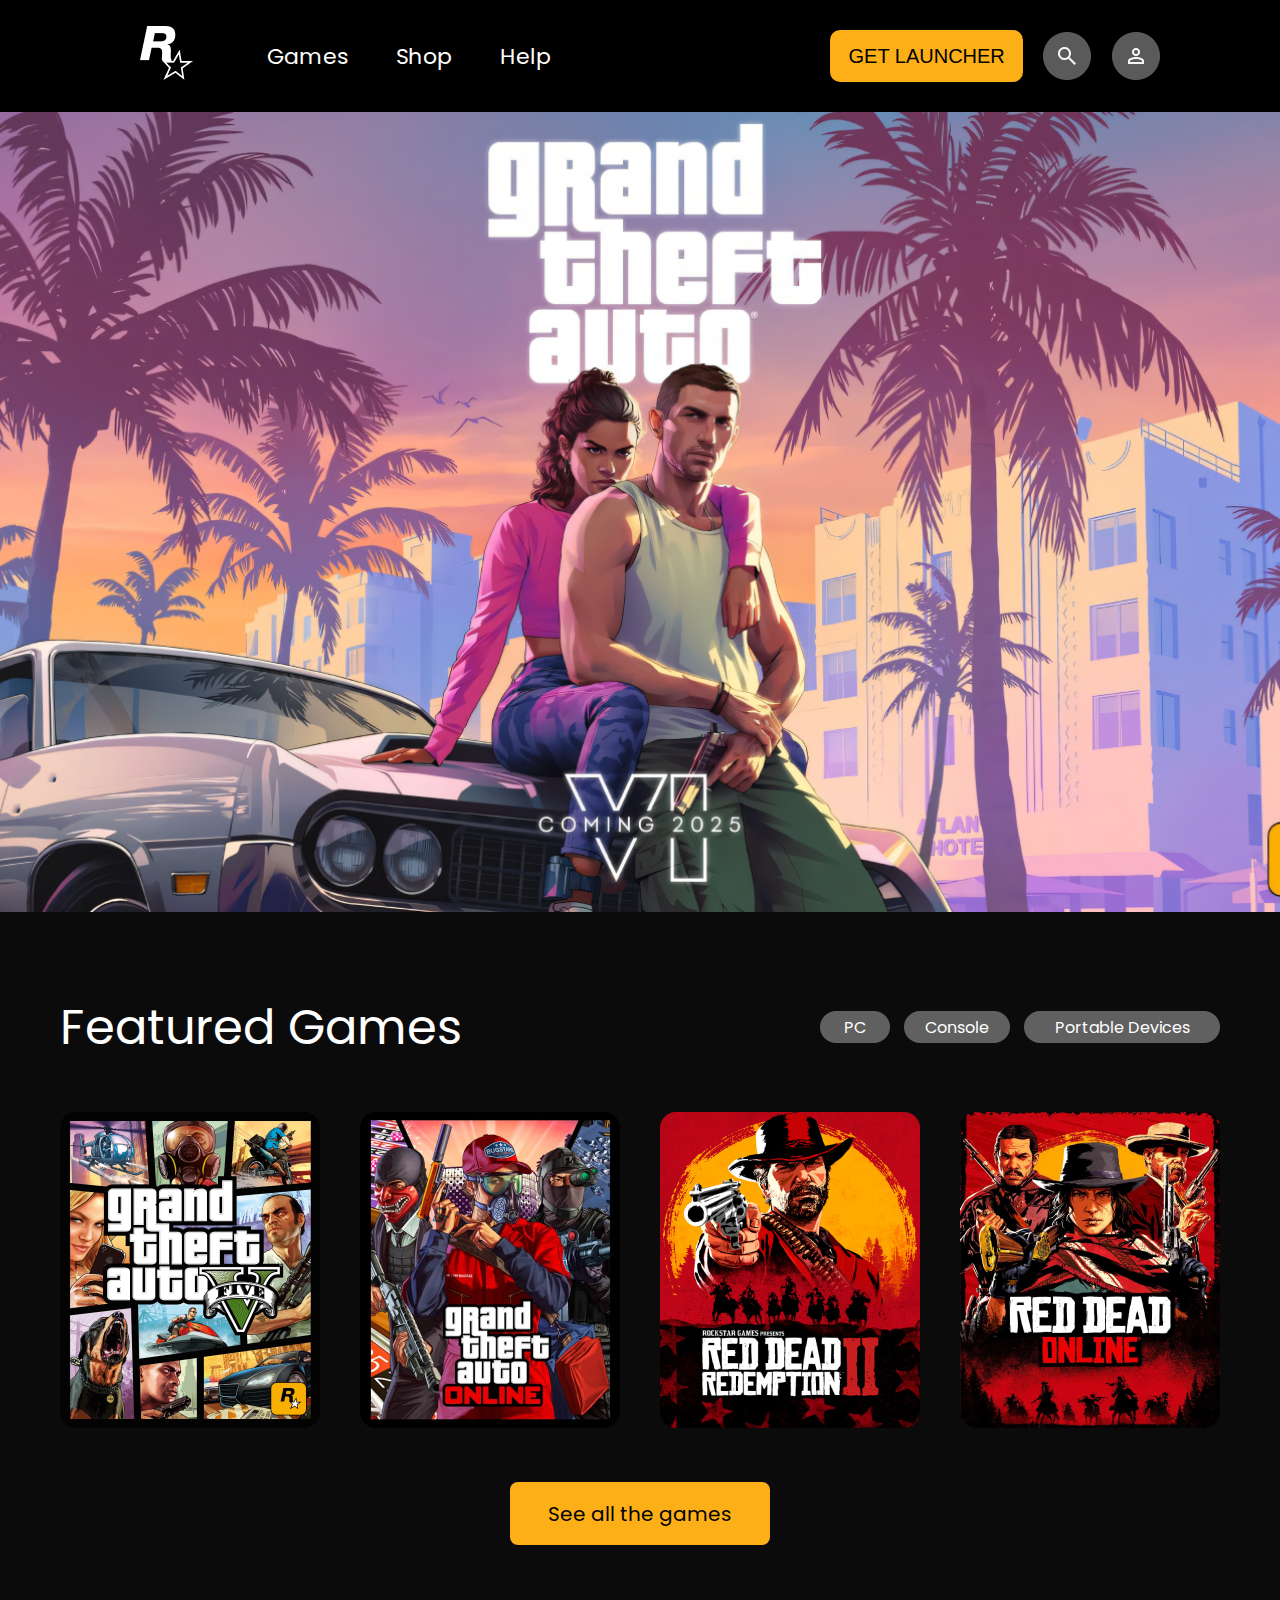
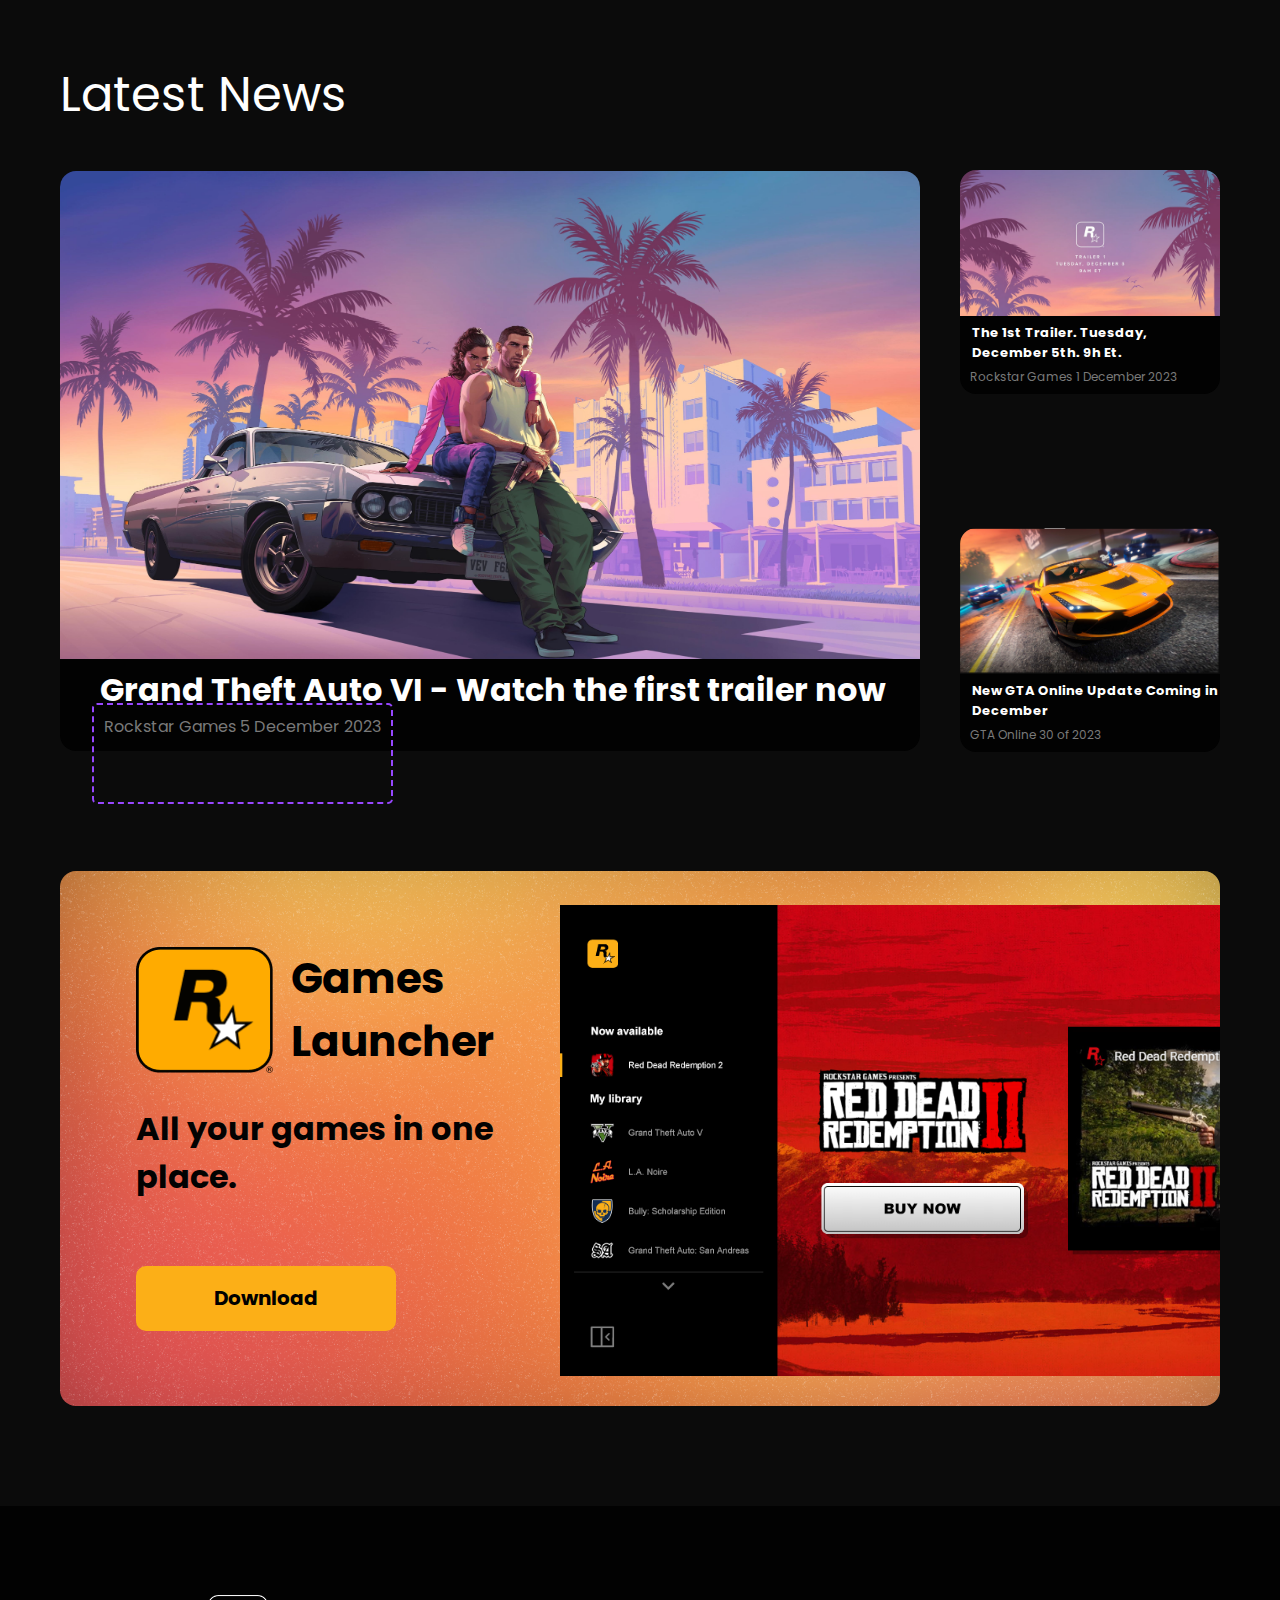
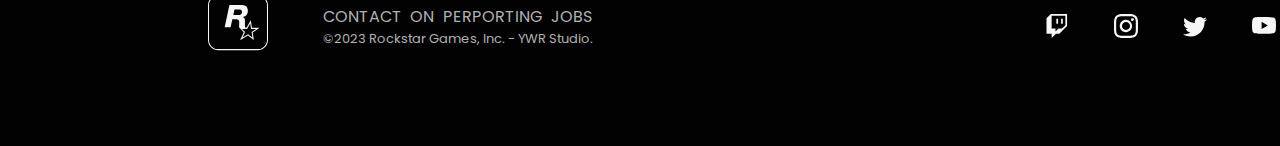
<file: index.html>
<!DOCTYPE html>
<html lang="en">
  <head>
    <meta charset="UTF-8" />
    <meta name="viewport" content="width=device-width, initial-scale=1.0" />
    <link rel="stylesheet" href="./css/style.css" />
    <link rel="icon" href="./images/Logo (1).png" />
    <link rel="preconnect" href="https://fonts.googleapis.com" />
    <link rel="preconnect" href="https://fonts.gstatic.com" crossorigin />
    <link
      href="https://fonts.googleapis.com/css2?family=Poppins:ital,wght@0,100;0,200;0,300;0,400;0,500;0,600;0,700;0,800;0,900;1,100;1,200;1,300;1,400;1,500;1,600;1,700;1,800;1,900&display=swap"
      rel="stylesheet"
    />
    <title>Rockstar Games</title>
  </head>
  <body>
    <header class="head">
      <div class="head-div">
        <div class="navigation">
          <a href="http://127.0.0.1:5500/index.html#"
            ><img src="./images/Logo.png" alt="Logo"
          /></a>
          <nav>
            <ul>
              <li>
                <a href="https://www.rockstargames.com/gta-online">Games</a>
              </li>
              <li><a href="https://www.rockstargames.com/gta-plus">Shop</a></li>
              <li>
                <a href="https://www.rockstargames.com/videos/666666">Help</a>
              </li>
            </ul>
          </nav>
        </div>
        <div class="navigation2">
          <a
            href="https://socialclub.rockstargames.com/rockstar-games-launcher"
          >
            <button class="btn">GET LAUNCHER</button>
          </a>
          <img src="./images/Icone pesquisar.png" alt="Icon" />
          <img src="./images/Icone login.png" alt="Icon" />
        </div>
      </div>
    </header>
    <section class="main-image">
      <img src="./images/GTA 6 banner.png" alt="GTA 5" />
    </section>
    <section class="section-1">
      <div class="section-2">
        <div class="line1">
          <p>Featured Games</p>
        </div>
        <div class="line2">
          <div class="pc">
            <p>PC</p>
          </div>
          <div class="console">
            <p>Console</p>
          </div>
          <div class="Dispo">
            <p>Portable Devices</p>
          </div>
        </div>
      </div>
      <div class="photo-container">
        <div class="photo-1">
          <img src="./images/GTA 5.png" alt="GTA 5" />
        </div>
        <div class="photo-2">
          <img src="./images/GTA online.png" alt="online" />
        </div>
        <div class="photo-3">
          <img src="./images/RED.png" alt="red" />
        </div>
        <div class="photo-4">
          <img src="./images/RED Online.png" alt="red online" />
        </div>
      </div>
      <div class="buttondiv">
        <div class="button-1">
          <p>See all the games</p>
        </div>
      </div>
    </section>
    <section class="second-section">
      <div class="second-section2">
        <div class="second-text">
          <p>Latest News</p>
        </div>
        <div class="photo-5">
          <img src="./images/gta 6.jpg" alt="gta6" />
          <div class="rockstar-1">
            <h2>Grand Theft Auto VI - Watch the first trailer now</h2>
            <span class="rockstar">Rockstar Games 5 December 2023</span>
          </div>
        </div>
      </div>
      <div class="photo-6">
        <div class="mini-section">
          <img src="./images/wood.png" alt="wood" />
          <div class="mini-text">
            <h4>The 1st Trailer. Tuesday, December 5th. 9h Et.</h4>
            <span class="mini-text2">Rockstar Games 1 December 2023</span>
          </div>
        </div>
        <div class="photo-7">
          <img src="./images/car.png" alt="car" />
          <div class="mini-text3">
            <h4>New GTA Online Update Coming in December</h4>
            <span class="mini-text4">GTA Online 30 of 2023</span>
          </div>
        </div>
      </div>
    </section>
    <section class="finish-section">
      <div class="list-text">
        <div class="list-text-child">
          <img src="./images/Logo (1).png" alt="logo" />
          <h3>Games Launcher</h3>
        </div>
        <div class="list-text-child2">
          <h4>All your games in one place.</h4>
        </div>
        <div class="list-text-btn">
          <h4>Download</h4>
        </div>
      </div>
      <dvi class="list-photo">
        <img src="./images/rgl-rdr2-buynow 1.svg" alt="rgl" />
      </dvi>
    </section>
    <footer>
      <div class="footer-container">
        <div class="footer-icon">
          <img src="./images/Logo.svg" alt="logo" />
        </div>
        <div class="footer-text">
          <div class="footer-text-child1">
            <span>CONTACT</span>
            <span>ON</span>
            <span>PERPORTING</span>
            <span>JOBS</span>
          </div>
          <div class="footer-text-child2">
            <span>©2023 Rockstar Games, Inc. - YWR Studio. </span>
          </div>
        </div>
      </div>
      <div class="footer-images">
        <img src="./images/twitch.svg" alt="twitch" />
        <img src="./images/instagram.svg" alt="instagram" />
        <img src="./images/twitter.svg" alt="twitter" />
        <img src="./images/youtube.svg" alt="youtube" />
        <img src="./images/facebook.svg" alt="facebook" />
      </div>
    </footer>
  </body>
</html>
</file>
<file: css/style.css>
* {
  margin: 0;
  padding: 0;
  box-sizing: border-box;
}

body {
  font-family: 'Poppins', sans-serif;
  background-color: #0b0b0b;
}

.head {
  max-width: 1535px;
  height: 112px;
  display: flex;
  align-items: center;
  margin: 0 auto;
  background-color: black;
}

.head-div {
  width: 100%;
  height: 112px;
  display: flex;
  align-items: center;
  justify-content: space-between;
}

.navigation {
  display: flex;
  align-items: center;
  margin-left: 140px;
}

ul {
  display: flex;
  list-style: none;
}

li a {
  text-decoration: none;
  margin: 0 24px;
  font-size: 22px;
  position: relative;
  color: #ffffff;
}

li a:hover::after {
  width: 100%;
  transition: all 0.3s linear;
}

ul a::after {
  content: '';
  width: 0px;
  height: 3px;
  bottom: 0;
  left: 0;
  border-radius: 100px;
  position: absolute;
  background: linear-gradient(to bottom right, #fcaf17, #9747ff);
}

nav {
  margin-left: 50px;
}

.navigation2 {
  width: 350px;
  height: 112px;
  margin-right: 110px;
  display: flex;
  justify-content: space-around;
  align-items: center;
}

.btn {
  width: 193px;
  height: 52px;
  border: none;
  border-radius: 10px;
  font-size: 20px;
  cursor: pointer;
  transition: all 0.5s linear;
  background-color: #fcaf17;
  color: #020202;
}

.btn:hover {
  background-color: #020202;
  border: 1px solid #fff;
  color: #fff;
}

.btn a {
  text-decoration: none;
  color: #020202;
}

.navigation2 img {
  width: 48px;
  height: 48px;
  cursor: pointer;
}

.main-image {
  display: flex;
  justify-content: center;
}

.main-image img {
  width: 1535px;
  height: 800px;
}

.section-1 {
  width: 1160px;
  height: 555px;
  margin: 0 auto;
  margin-top: 80px;
}

.section-2 {
  width: 1160px;
  height: 100px;
  display: flex;
  justify-content: flex-end;
  justify-content: space-between;
}

.line1 {
  font-size: 48px;
  color: #ffffff;
}

.line2 {
  width: 400px;
  height: 70px;
  display: flex;
  justify-content: space-between;
  align-items: center;
}

.line2 div {
  cursor: pointer;
}

.pc {
  width: 70px;
  height: 32px;
  border-radius: 100px;
  display: flex;
  align-items: center;
  justify-content: center;
  transition: all 0.4s linear;
  background-color: #606060;
  color: #ffffff;
}

.pc:hover {
  background-color: #020202;
  border: 3px solid #ffffff;
  font-size: 18px;
}

.console {
  width: 106px;
  height: 32px;
  border-radius: 100px;
  display: flex;
  align-items: center;
  justify-content: center;
  transition: all 0.4s linear;
  background-color: #606060;
  color: #ffffff;
}

.console:hover {
  background-color: #020202;
  border: 3px solid #ffffff;
  font-size: 18px;
}

.Dispo {
  width: 196px;
  height: 32px;
  border-radius: 100px;
  display: flex;
  align-items: center;
  justify-content: center;
  transition: all 0.4s linear;
  background-color: #606060;
  color: #ffffff;
}

.Dispo:hover {
  background-color: #020202;
  border: 3px solid #ffffff;
  font-size: 17px;
}

.photo-container {
  width: 1160px;
  height: 320px;
  display: flex;
  justify-content: space-between;
  margin-top: 20px;
}

.button-1 {
  width: 260px;
  height: 63px;
  font-size: 20px;
  border-radius: 8px;
  display: flex;
  justify-content: center;
  align-items: center;
  cursor: pointer;
  transition: all 0.5s linear;
  background-color: #fcaf17;
  color: #020202;
}

.button-1:hover {
  background-color: #020202;
  border: 1px solid #fff;
  color: #fff;
}

.buttondiv {
  display: flex;
  justify-content: center;
  margin-top: 50px;
}

.second-section {
  width: 1160px;
  height: 700px;
  margin: 112px auto;
  display: flex;
  background-color: #0b0b0b;
}

.second-text {
  font-size: 48px;
  color: #ffffff;
}

.photo-div {
  width: 860px;
  height: 550px;
  margin-top: 35px;
  border-radius: 20px;
}

.photo-5 {
  width: 860px;
  height: 580px;
  margin-top: 40px;
  border-radius: 16px;
  background-color: #020202;
}

.photo-5 img {
  width: 860px;
  height: 488px;
  border-top-left-radius: 16px;
  border-top-right-radius: 16px;
}

.photo-5 h2 {
  color: #ffffff;
  font-size: 32px;
  margin-left: 8px;
}

.rockstar {
  padding: 10px;
  padding-bottom: 64px;
  border-radius: 5px;
  border: 2px dashed #9747ff;
  color: #797979;
}

.rockstar-1 {
  margin-left: 32px;
}

.photo-6 {
  width: 260px;
  height: 224px;
  border-radius: 16px;
  margin: 0 auto;
  margin-top: 111px;
  margin-left: 40px;
  background-color: #020202;
}

.mini-section img {
  width: 260px;
  height: 146px;
  border-top-left-radius: 16px;
  border-top-right-radius: 16px;
}

.mini-text h4 {
  margin-left: 12px;
  font-size: 13px;
  color: #ffffff;
}

.mini-text2 {
  width: 200px;
  font-size: 12px;
  margin-left: 10px;
  color: #797979;
}

.photo-7 {
  width: 260px;
  height: 224px;
  border-radius: 16px;
  margin: 0 auto;
  margin-top: 140px;
  background-color: #020202;
}

.photo-7 img {
  width: 260px;
  height: 146px;
  border-top-left-radius: 16px;
  border-top-right-radius: 16px;
}

.mini-text3 h4 {
  margin-left: 12px;
  font-size: 13px;
  color: #ffffff;
}

.mini-text4 {
  font-size: 12px;
  margin-left: 10px;
  color: #797979;
}

.finish-section {
  width: 1160px;
  height: 535px;
  margin: 0 auto;
  display: flex;
  align-items: center;
  justify-content: space-between;
  background-image: url('../images/fundo.svg');
}

.list-text {
  width: 360px;
  margin-left: 76px;
}

.list-text-child {
  display: flex;
  align-items: center;
}

.list-text-child h3 {
  font-size: 42px;
  margin-left: 18px;
}

.list-text-child img {
  width: 137px;
  height: 126px;
}

.list-text-child2 {
  margin-top: 32px;
  font-size: 32px;
  color: #020202;
}

.list-text-btn {
  width: 260px;
  height: 65px;
  border-radius: 10px;
  font-size: 20px;
  margin-top: 65px;
  display: flex;
  justify-content: center;
  align-items: center;
  cursor: pointer;
  transition: all 0.5s linear;
  background-color: #fcaf17;
}

.list-text-btn:hover {
  background-color: #020202;
  border: 1px solid #fff;
  color: #fff;
}

.list-photo {
  margin-top: 10px;
}

footer {
  width: 1535px;
  height: 240px;
  margin: 0 auto;
  margin-top: 100px;
  display: flex;
  align-items: center;
  justify-content: space-between;
  background-color: #020202;
}

.footer-container {
  width: 440px;
  margin-left: 180px;
  display: flex;
  justify-content: space-around;
  align-items: center;
}

.footer-container img {
  cursor: pointer;
}

.footer-text {
  display: flex;
  flex-direction: column;
  justify-content: space-evenly;
}

.footer-text-child1 {
  display: flex;
  justify-content: space-between;
  color: #b1b1b1;
}

.footer-text-child1 span {
  cursor: pointer;
  transition: all 0.4s linear;
}

.footer-text-child1 span:hover {
  color: #ffffff;
}

.footer-text-child2 {
  font-size: 13px;
  color: #b1b1b1;
}

.footer-text-child2 span {
  cursor: pointer;
  transition: all 0.4s linear;
}

.footer-text-child2 span:hover {
  color: #ffffff;
}

.footer-images {
  width: 300px;
  margin-right: 190px;
  display: flex;
  justify-content: space-between;
}

.footer-images img {
  cursor: pointer;
}
</file>
